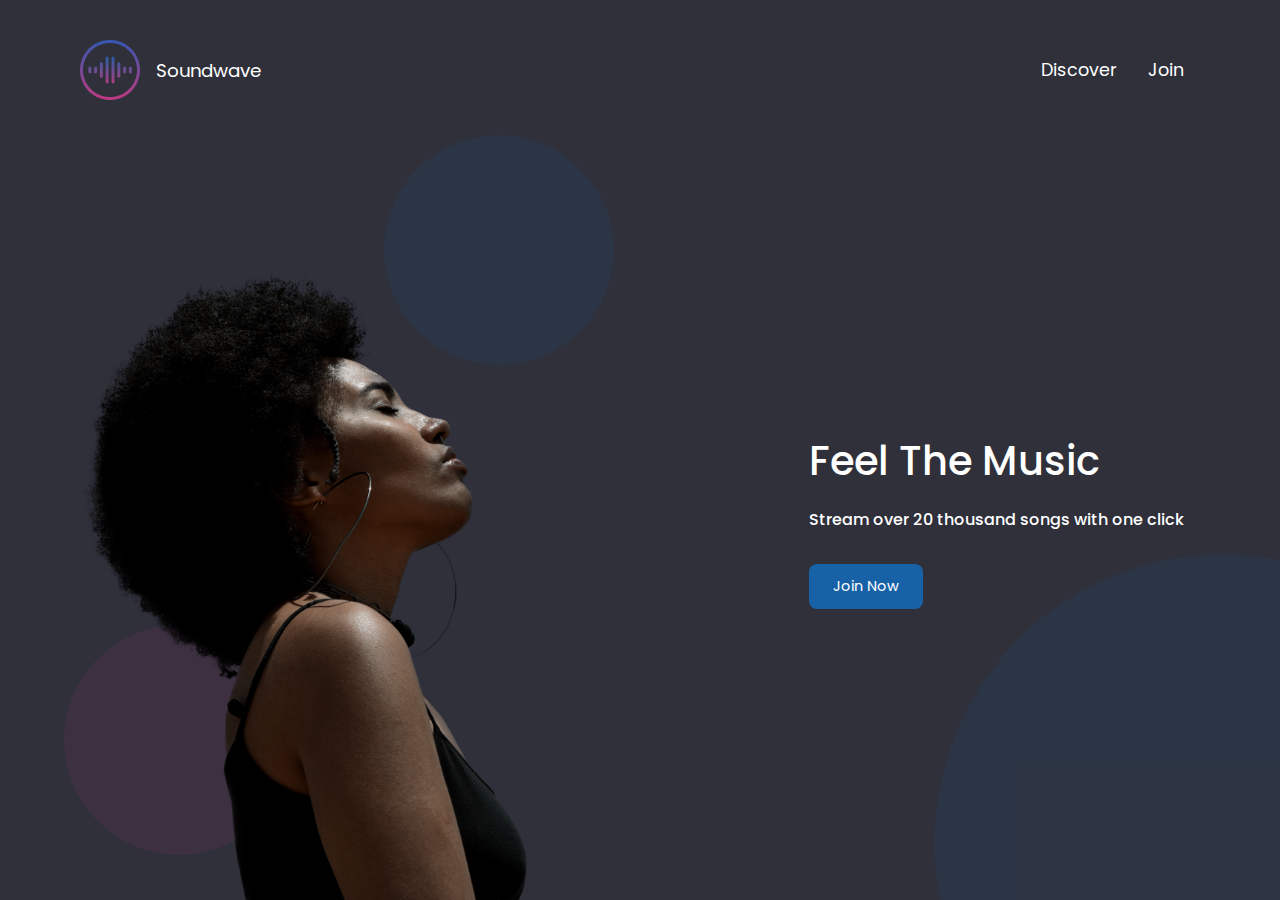
<file: index.html>
<!DOCTYPE html>
<html lang="en">
  <head>
    <meta charset="UTF-8" />
    <meta name="viewport" content="width=device-width, initial-scale=1.0" />
    <meta http-equiv="X-UA-Compatible" content="ie=edge" />
    <link rel="stylesheet" href="assets/css/styles.css" />
    <link rel="stylesheet" href="assets/css/index.css">
    <title>Soundwave</title>
  </head>
  <body class="container full-height-grow">
    <header class="main-header">
      <a href="/Soundwave/index.html" class="brand-logo">
        <img src="assets/images/logo.png" alt="Brand-logo" />
        <div class="brand-logo-name">Soundwave</div>
      </a>
      <nav class="main-nav">
        <!-- <ul> -->
          <li><a href="discover.html">Discover</a></li>
          <li><a href="join.html">Join</a></li>
        <!-- </ul> -->
      </nav>
    </header>
    <section class="home-main-section">
        <div class="img-wrapper">
            <div class="lady-image">
            </div>
        </div>
        <div class="call-to-action">
            <h1 class="title"> Feel The Music</h1>
            <span class="subtitle">Stream over 20 thousand songs with one click</span>
            <a href="join.html" class="btn">Join Now</a>
        </div>
    </section>
    <div class="home-page-circle-1"></div>
    <div class="home-page-circle-2"></div>
    <div class="home-page-circle-3"></div>
  </body>
</html>
</file>
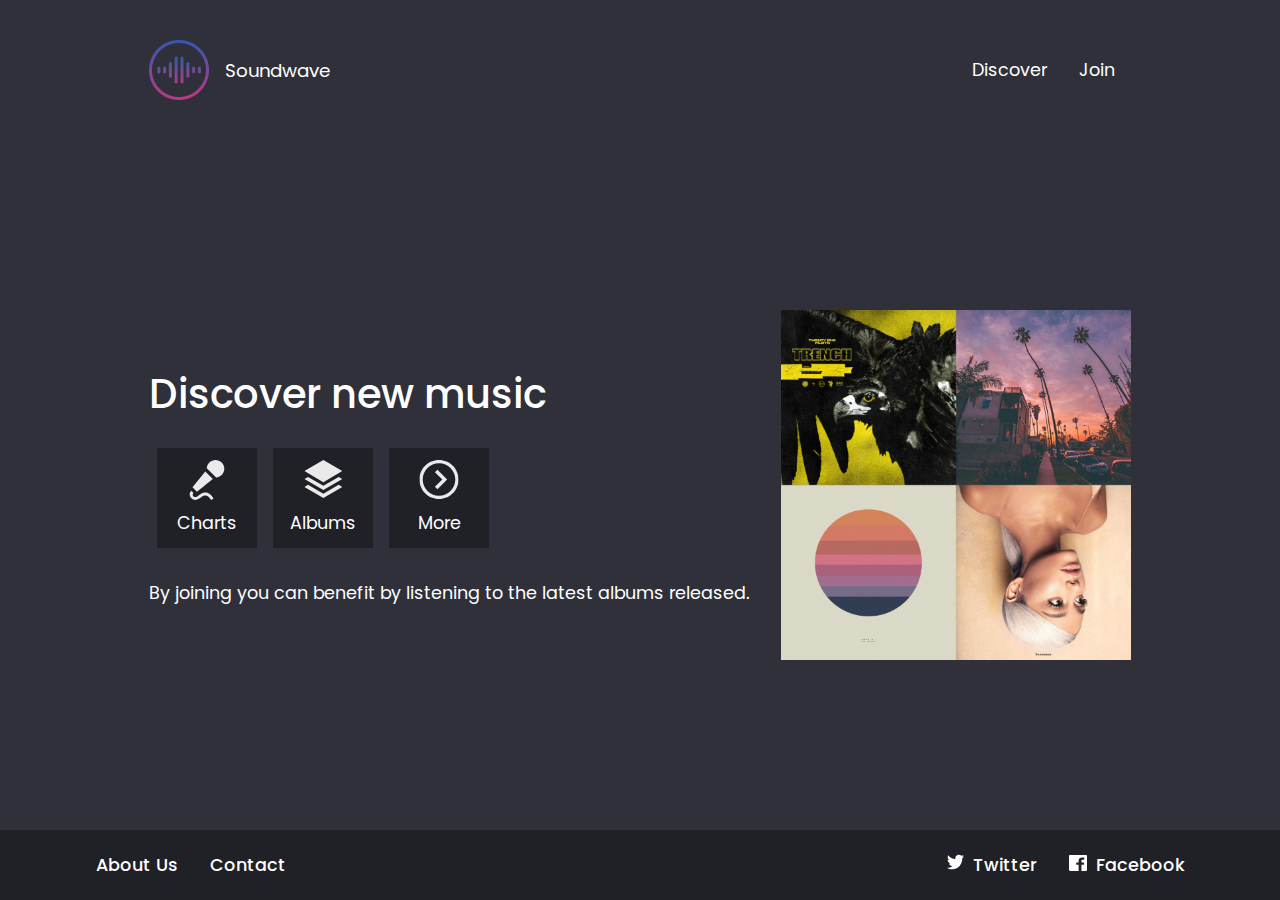
<file: discover.html>
<!DOCTYPE html>
<html lang="en">
  <head>
    <meta charset="UTF-8" />
    <meta name="viewport" content="width=device-width, initial-scale=1.0" />
    <meta http-equiv="X-UA-Compatible" content="ie=edge" />
    <link rel="stylesheet" href="assets/css/styles.css" />
    <link rel="stylesheet" href="assets/css/discover.css" />
    <title>Soundwave - Discover</title>
  </head>
  <body class="full-height-grow">
    <div class="container full-height-grow">
      <header class="main-header">
        <a href="/Soundwave/index.html" class="brand-logo">
          <img src="assets/images/logo.png" />
          <div class="brand-logo-name">Soundwave</div>
        </a>
        <nav class="main-nav">
          <li><a href="discover.html">Discover</a></li>
          <li><a href="join.html">Join</a></li>
        </nav>
      </header>
      <section class="discover-main-section">
        <div class="call-to-action">
          <h1 class="title">Discover new music</h1>
          <div class="icon-section">
            <div class="icon">
              <img src="assets/images/microphone.svg" />
              Charts
            </div>
            <div class="icon">
              <img src="assets/images/albums.svg" />
              Albums
            </div>
            <div class="icon">
              <img src="assets/images/more.svg" />
              More
            </div>
          </div>
          By joining you can benefit by listening to the latest albums released.
        </div>
        <img class="covers-image" src="assets/images/covers.jpg" />
      </section>
    </div>

    <footer class="main-footer">
      <div class="container">
        <nav class="footer-nav">
          <li><a href="#">About Us</a></li>
          <li><a href="#">Contact</a></li>
        </nav>
        <nav class="footer-nav">
          <li>
            <a href="#" class="social-link">
              <img src="assets/images/twitter.svg" />
              Twitter
            </a>
          </li>
          <li>
            <a href="#" class="social-link">
              <img src="assets/images/facebook.svg" />
              Facebook
            </a>
          </li>
        </nav>
      </div>
    </footer>
  </body>
</html>
</file>
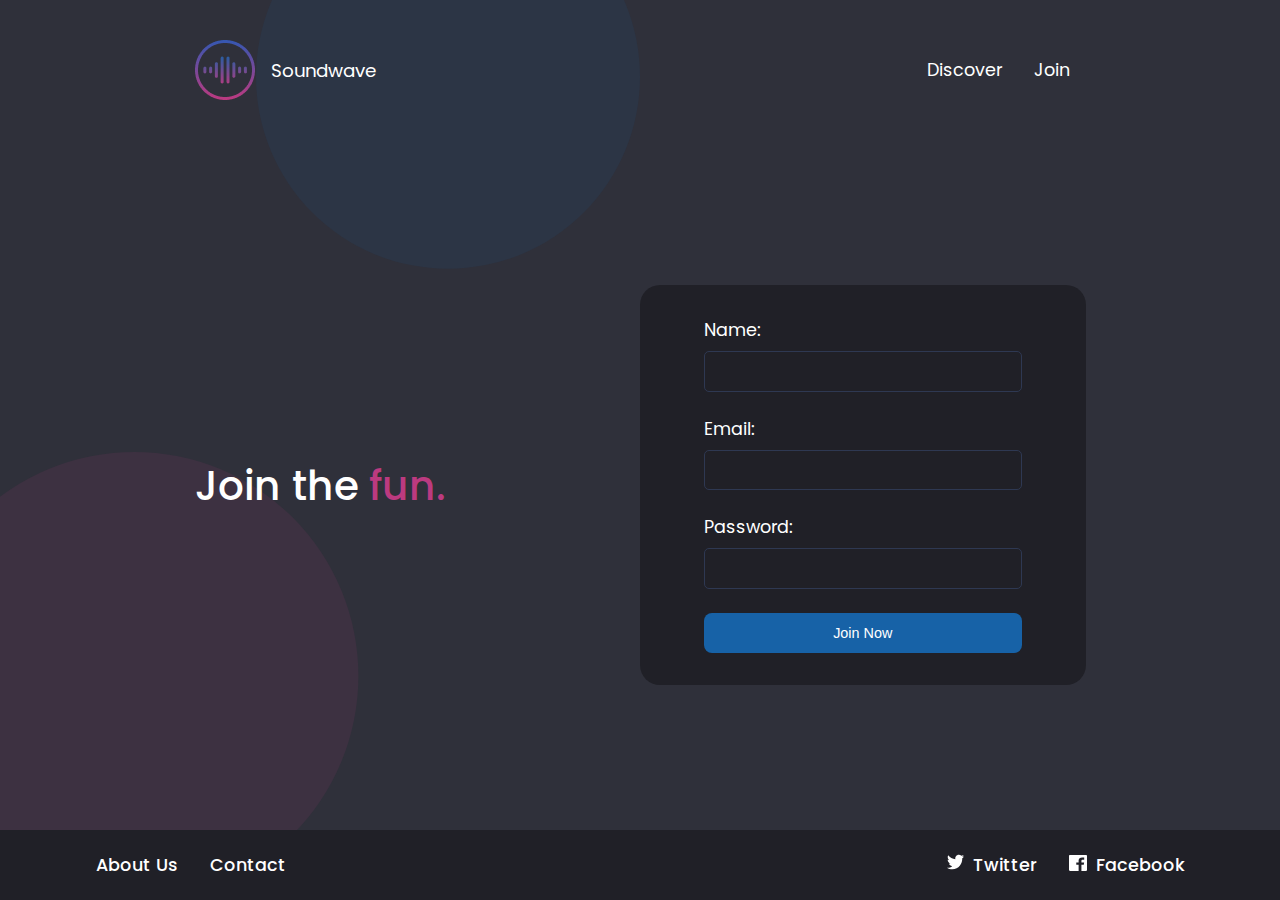
<file: join.html>
<!DOCTYPE html>
<html lang="en">
  <head>
    <meta charset="UTF-8" />
    <meta name="viewport" content="width=device-width, initial-scale=1.0" />
    <meta http-equiv="X-UA-Compatible" content="ie=edge" />
    <link rel="stylesheet" href="assets/css/styles.css" />
    <link rel="stylesheet" href="assets/css/join.css" />
    <title>Soundwave - Join</title>
  </head>
  <body class="full-height-grow">
    <div class="container full-height-grow">
      <header class="main-header">
        <a href="/Soundwave/index.html" class="brand-logo">
          <img src="assets/images/logo.png" alt="Brand-logo" />
          <div class="brand-logo-name">Soundwave</div>
        </a>
        <nav class="main-nav">
          <!-- <ul> -->
          <li><a href="discover.html">Discover</a></li>
          <li><a href="join.html">Join</a></li>
          <!-- </ul> -->
        </nav>
      </header>

      <section class="join-main-section">
        <h1 class="join-text">Join the <span class="accent-text">fun.</span></h1>
        <form action="" class="join-form">
          <div class="input-group">
            <label for="name">Name:</label>
            <input type="text" />
          </div>
          <div class="input-group">
            <label for="email">Email:</label>
            <input type="email" />
          </div>
          <div class="input-group">
            <label for="password">Password:</label>
            <input type="password" />
          </div>

          <div class="input-group">
            <button type="submit" class="btn">Join Now</button>
          </div>
        </form>
      </section>
    </div>
    
<div class="join-page-circle-1"></div>
<div class="join-page-circle-2"></div>

    <footer class="main-footer">
      <div class="container">
        <nav class="footer-nav">
          <!-- <ul> -->
          <li><a href="#">About Us</a></li>
          <li><a href="#">Contact</a></li>
          <!-- </ul> -->
        </nav>
        <nav class="footer-nav">
          <!-- <ul> -->
          <li>
            <a href="#" class="social-link"
              ><img src="assets/images/twitter.svg" /> Twitter</a
            >
          </li>
          <li>
            <a href="#" class="social-link"
              ><img src="assets/images/facebook.svg" /> Facebook</a
            >
          </li>
          <!-- </ul> -->
        </nav>
      </div>
    </footer>
  </body>
</html>
</file>
<file: assets/css/styles.css>
@import url('https://fonts.googleapis.com/css?family=Poppins:400,500,700');

*, *::before, *::after {
    box-sizing: border-box;
}

body {
    padding: 0;
    margin: 0;
    background-color: #2F303A;
    font-family: Poppins, sans-serif;
    font-size: 1.1em;
    color: white;
    min-height: 100vh;
}

.full-height-grow {
    display: flex;
    flex-direction: column;
}

.brand-logo {
    display: flex;
    align-items: center;
    font-size: 1.15rem;
    color: inherit;
    text-decoration: none;
}

.brand-logo-name {
    margin-left: 1rem;
}

.main-nav, .footer-nav {
    display: flex;
    margin: 0;
    padding: 0;
    list-style: none;
}

.main-nav a , .footer-nav a{
    color: inherit; 
    text-decoration: none;
    padding: 1rem;
}

.main-nav a:hover, .footer-nav a:hover {
    color: #adadaa;
}

.main-header, .main-footer {
    display: flex;
    justify-content: space-between;
    align-items: center;
}

.main-header {
    height: 140px;
}

.main-footer {
    height: 70px;
    background-color: #202027;
    font-weight: 450;
}

.social-link img{
    width: 1em;
    margin-right: .25rem;
}
.main-footer .container {
    display: flex;
    justify-content: space-between;
}
.container {
    max-width: 1200px;
    margin: 0 auto;
    padding: 0 40px;
    flex-grow: 1;
}

.title {
    font-weight: 500;
    font-size: 2.5rem;
    margin-bottom: 1rem;
    margin-top:0;
}

.subtitle {
    font-weight: 450;
    font-size: 1rem;
    margin-bottom: 2rem;
}

.btn {
    color: white;
    background-color: #1762A7;
    padding: .75rem 1.5rem;
    border-radius: .5rem;
    text-decoration: none;
    font-size: .9rem;
    outline: none;
    border: none;
    cursor: pointer;
}

.btn:hover {
    background-color: #2180d8;
}
.btn:focus {
    background-color: #2796ff;
}
</file>
<file: assets/css/index.css>
.home-main-section {
  display: flex;
  align-items: stretch;
  justify-content: space-around;
  flex-grow: 1;
}

.home-main-section .img-wrapper {
  flex-grow: 1;
  flex-direction: column;
  display: flex;
  align-items: stretch;
  justify-content: flex-end;
}

.home-main-section .lady-image {
  background-image: url(../images/landing-page-girl.png);
  flex-grow: 1;
  max-height: 70vh;
  min-width: 30vw;
  background-size: contain;
  background-repeat: no-repeat;
  background-position: bottom left;
}

.home-main-section .call-to-action {
  display: flex;
  flex-direction: column;
  align-items: flex-start;
  margin: 1rem;
  align-self: center;
}

@media (max-width: 900px) {
  .home-main-section .img-wrapper {
    display: none;
  }

  .home-main-section {
    justify-content: center;
  }
}

.home-page-circle-1 {
  position: absolute;
  width: 18vw;
  height: 18vw;
  border-radius: 50%;
  background-color: rgba(188, 58, 127, 0.1);
  bottom: 5vh;
  left: 5vw;
  z-index: -1;
}

.home-page-circle-2 {
  position: absolute;
  width: 18vw;
  height: 18vw;
  border-radius: 50%;
  background-color: rgb(23, 98, 167, 0.1);
  top: 15vh;
  left: 30vw;
  z-index: -1;
}

.home-page-circle-3 {
  position: absolute;
  overflow: hidden;
  width: 45vw;
  height: 45vw;
  
  bottom: 0;
  right: 0;
  z-index: -1;
}

.home-page-circle-3::before {
  content: '';
  transform: translate(40%, 40%);
  position: absolute;
  height: 100%;
  width: 100%;
  border-radius: 50%;
  background-color: rgb(23, 98, 167, .1);
}
</file>
<file: assets/css/discover.css>
.discover-main-section {
  display: flex;
  align-items: center;
  justify-content: space-between;
  flex-grow: 1;
}

.discover-main-section .covers-image {
  width: 30vw;
  margin-left: 2rem;
  height: auto;
  max-width: 350px;
}

.icon-section {
    display: flex;
}

.icon {
    display: flex;
    flex-direction: column;
    justify-content: space-between;
    align-items: center;
    margin: .5rem;
    padding: .75rem;
    width: 100px;
    height: 100px;
    background-color: #202027;
    margin-bottom: 2rem;
}

.icon img {
    width: 40px;
}

/* Moving the covers image out of the way when the screen becomes too small */
@media (max-width: 800px) {
    .discover-main-section {
        flex-direction: column;
        justify-content: center;
    }

    .discover-main-section .covers-image {
        margin-top: 2rem;
        height: 30vh;
        width: auto;
    }
}
</file>
<file: assets/css/join.css>
.join-main-section {
  display: flex;
  justify-content: space-between;
  align-items: center;
  flex-grow: 1;
}

.join-text {
  font-size: 2.3em;
  font-weight: 500;
  margin: 0;
}

.accent-text {
    color: #BC3A80;
}

.join-form {
    background-color: #202027;
    width: 50vw;
    max-width: 50%;
    padding: 2rem 4rem;
    border-radius: 20px;
}

.input-group {
    margin-bottom: 1.5rem;
    display: flex;
    flex-direction: column;
}

.input-group:last-child {
    margin-bottom: 0;
}

.input-group label {
    font-weight: 400;
    margin-bottom: .5rem;
}

.input-group input {
    outline: none;
    background: none;
    border: 1px solid #2E3852;
    font-size: 1em;
    padding: .5em;
    color: inherit;
    border-radius: 5px;
}

.input-group:focus {
    border-color:#596da0;
}

@media (max-width: 800px) {
    .join-main-section {
        flex-direction: column;
        justify-content: center;
    }

    .join-form {
        width:80vw;
        max-width: inherit;
        margin: 2rem 0;
    }
}

.join-page-circle-1 {
    position: absolute;
    overflow: hidden;
    width: 35vw;
    height: 35vw;
    
    bottom: 0;
    left: 0;
    z-index: -1;
  }
  
  .join-page-circle-1::before {
    content: '';
    transform: translateX(-20%);
    position: absolute;
    height: 100%;
    width: 100%;
    border-radius: 50%;
    background-color:rgba(188, 58, 127, 0.1);
  }

.join-page-circle-2 {
    position: absolute;
    overflow: hidden;
    width: 30vw;
    height: 30vw; 
    top: 0;
    left: 20vw;
    z-index: -1;
  }
  
  .join-page-circle-2::before {
    content: '';
    transform: translateY(-30%);
    position: absolute;
    height: 100%;
    width: 100%;
    border-radius: 50%;
    background-color:rgb(23, 98, 167, 0.1);
  }
</file>
